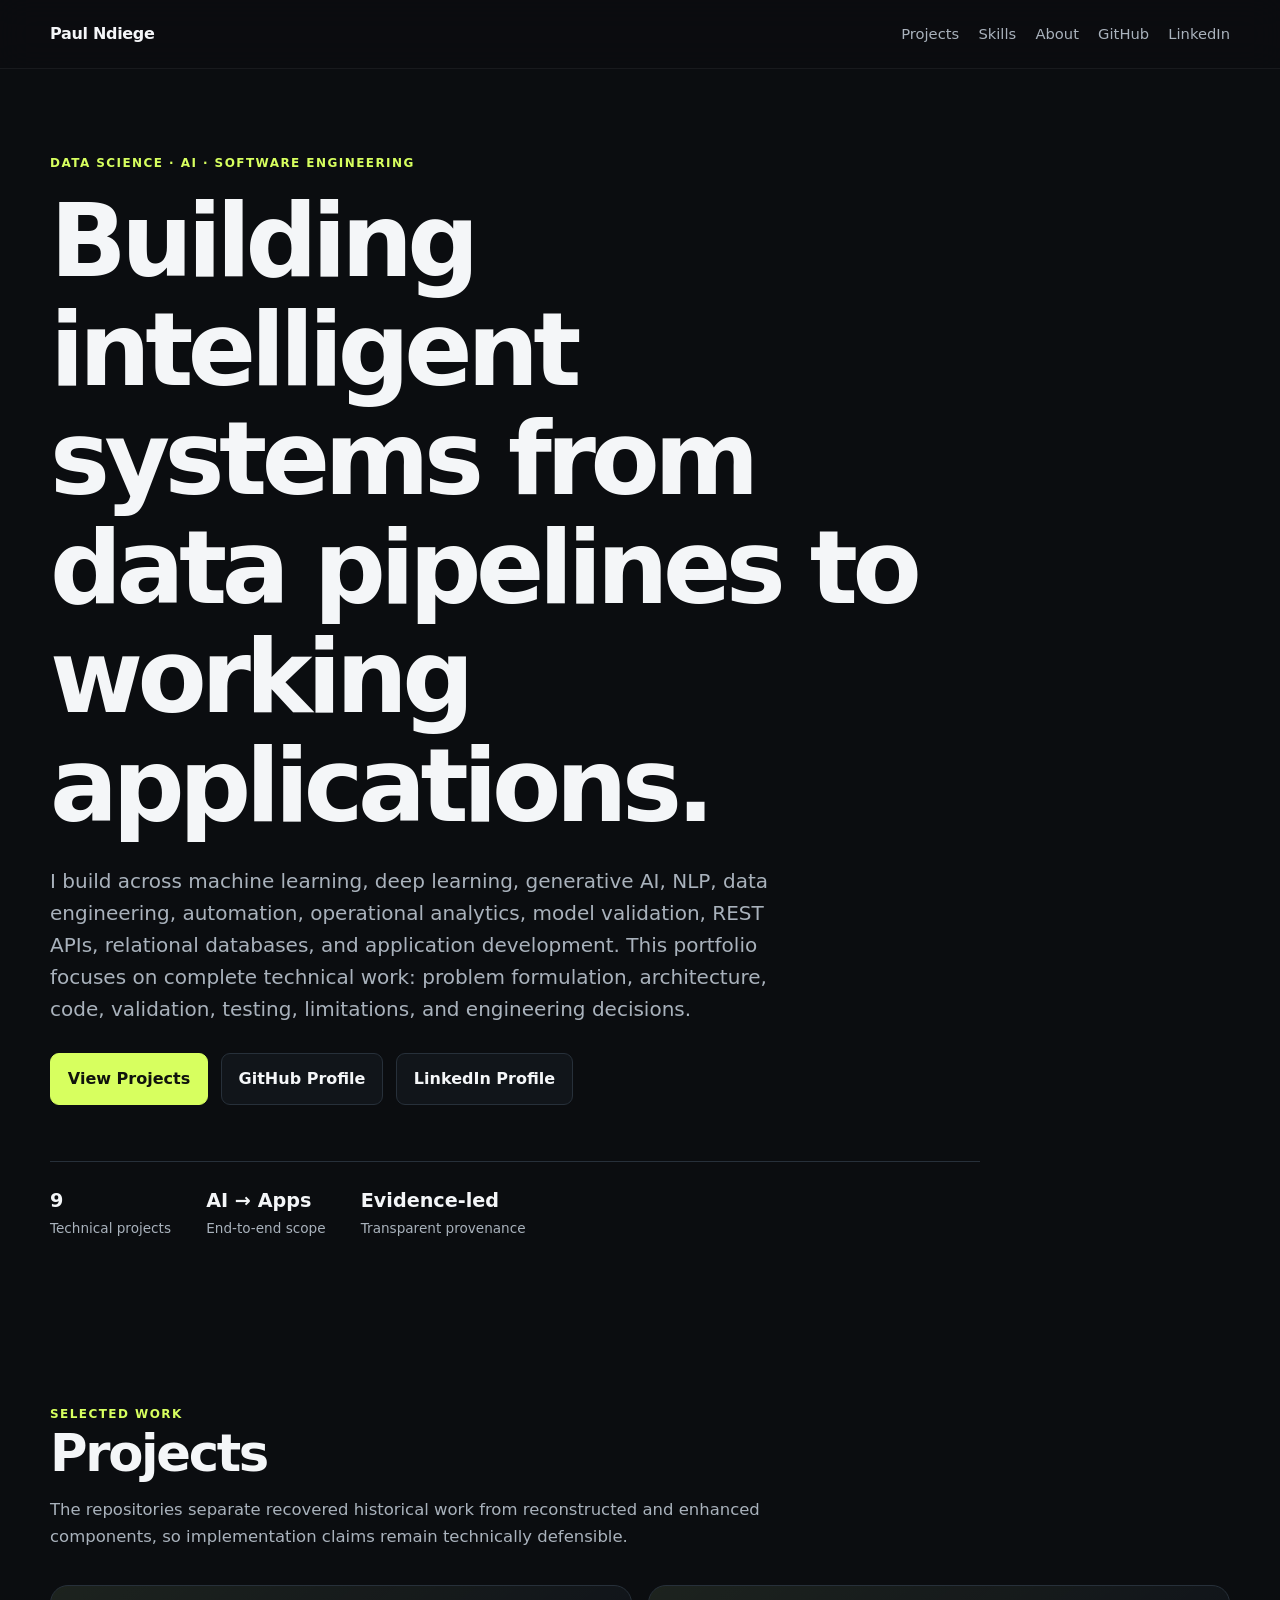
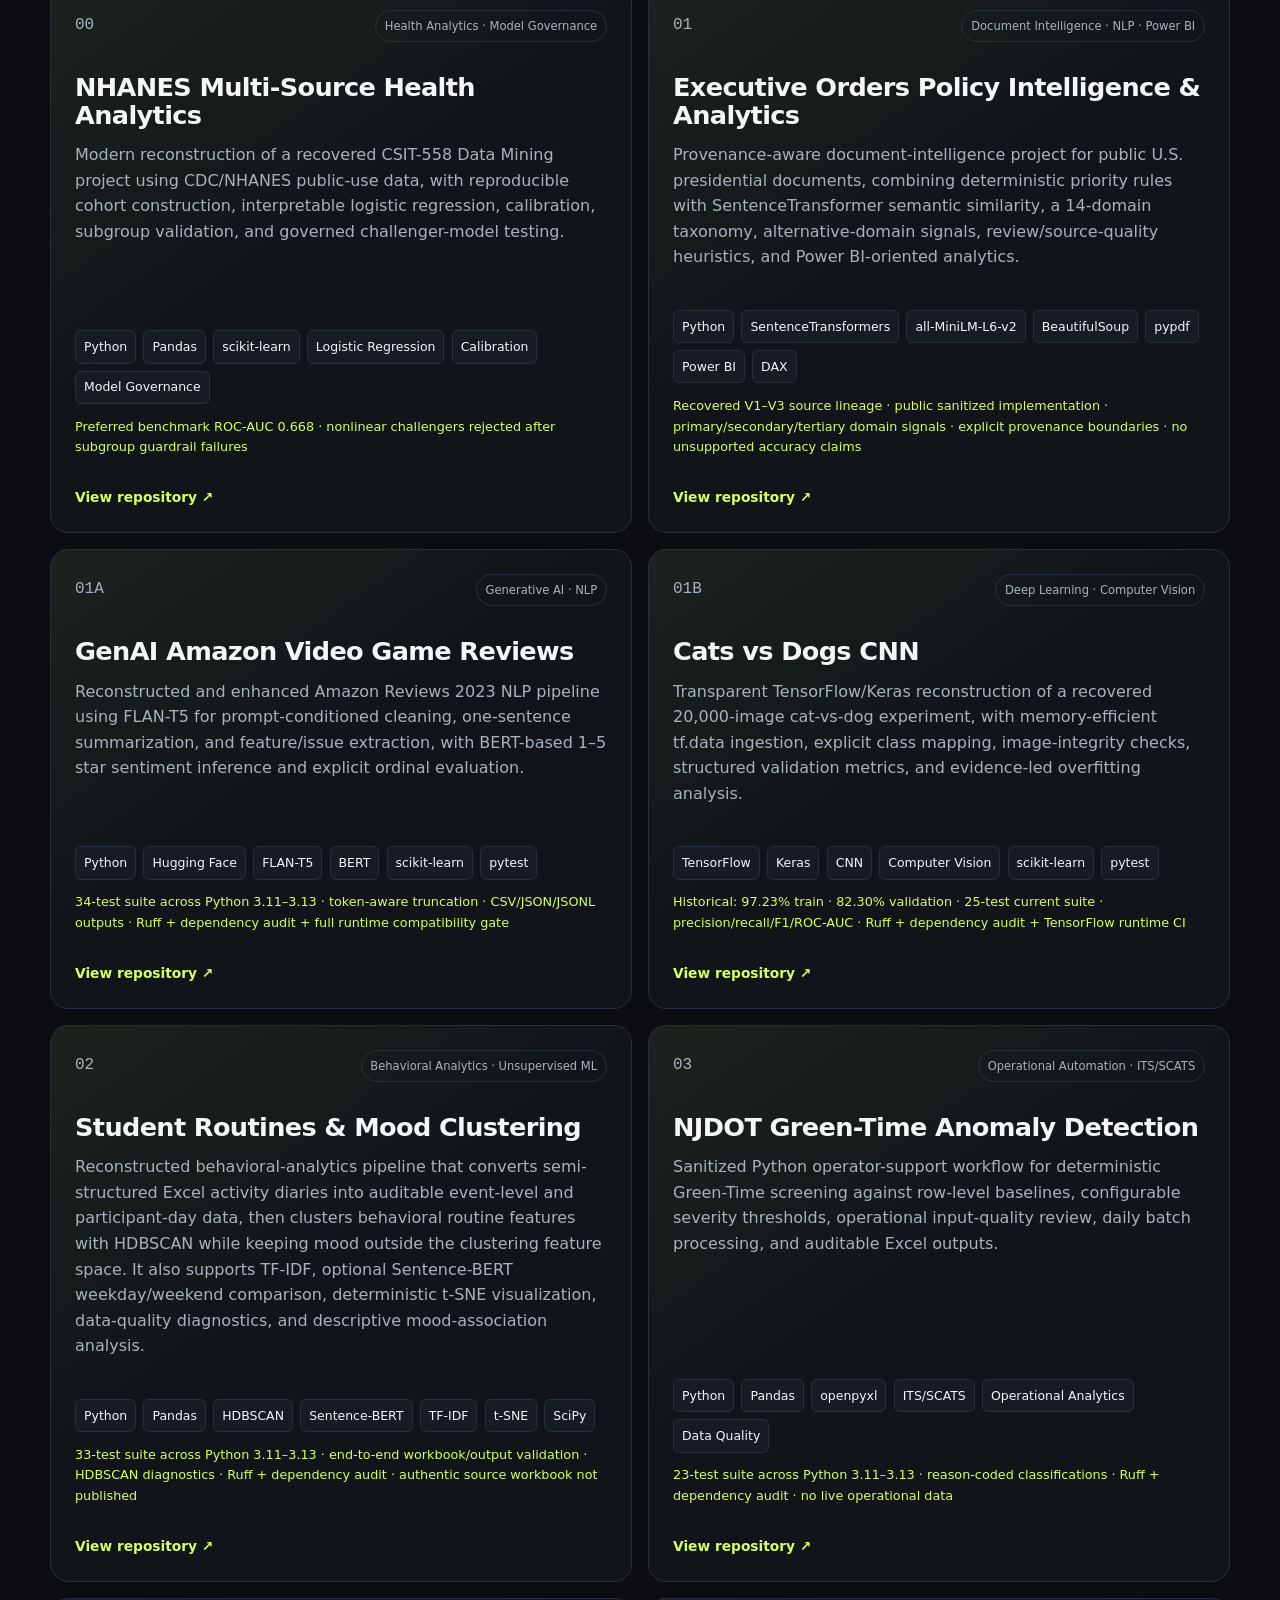
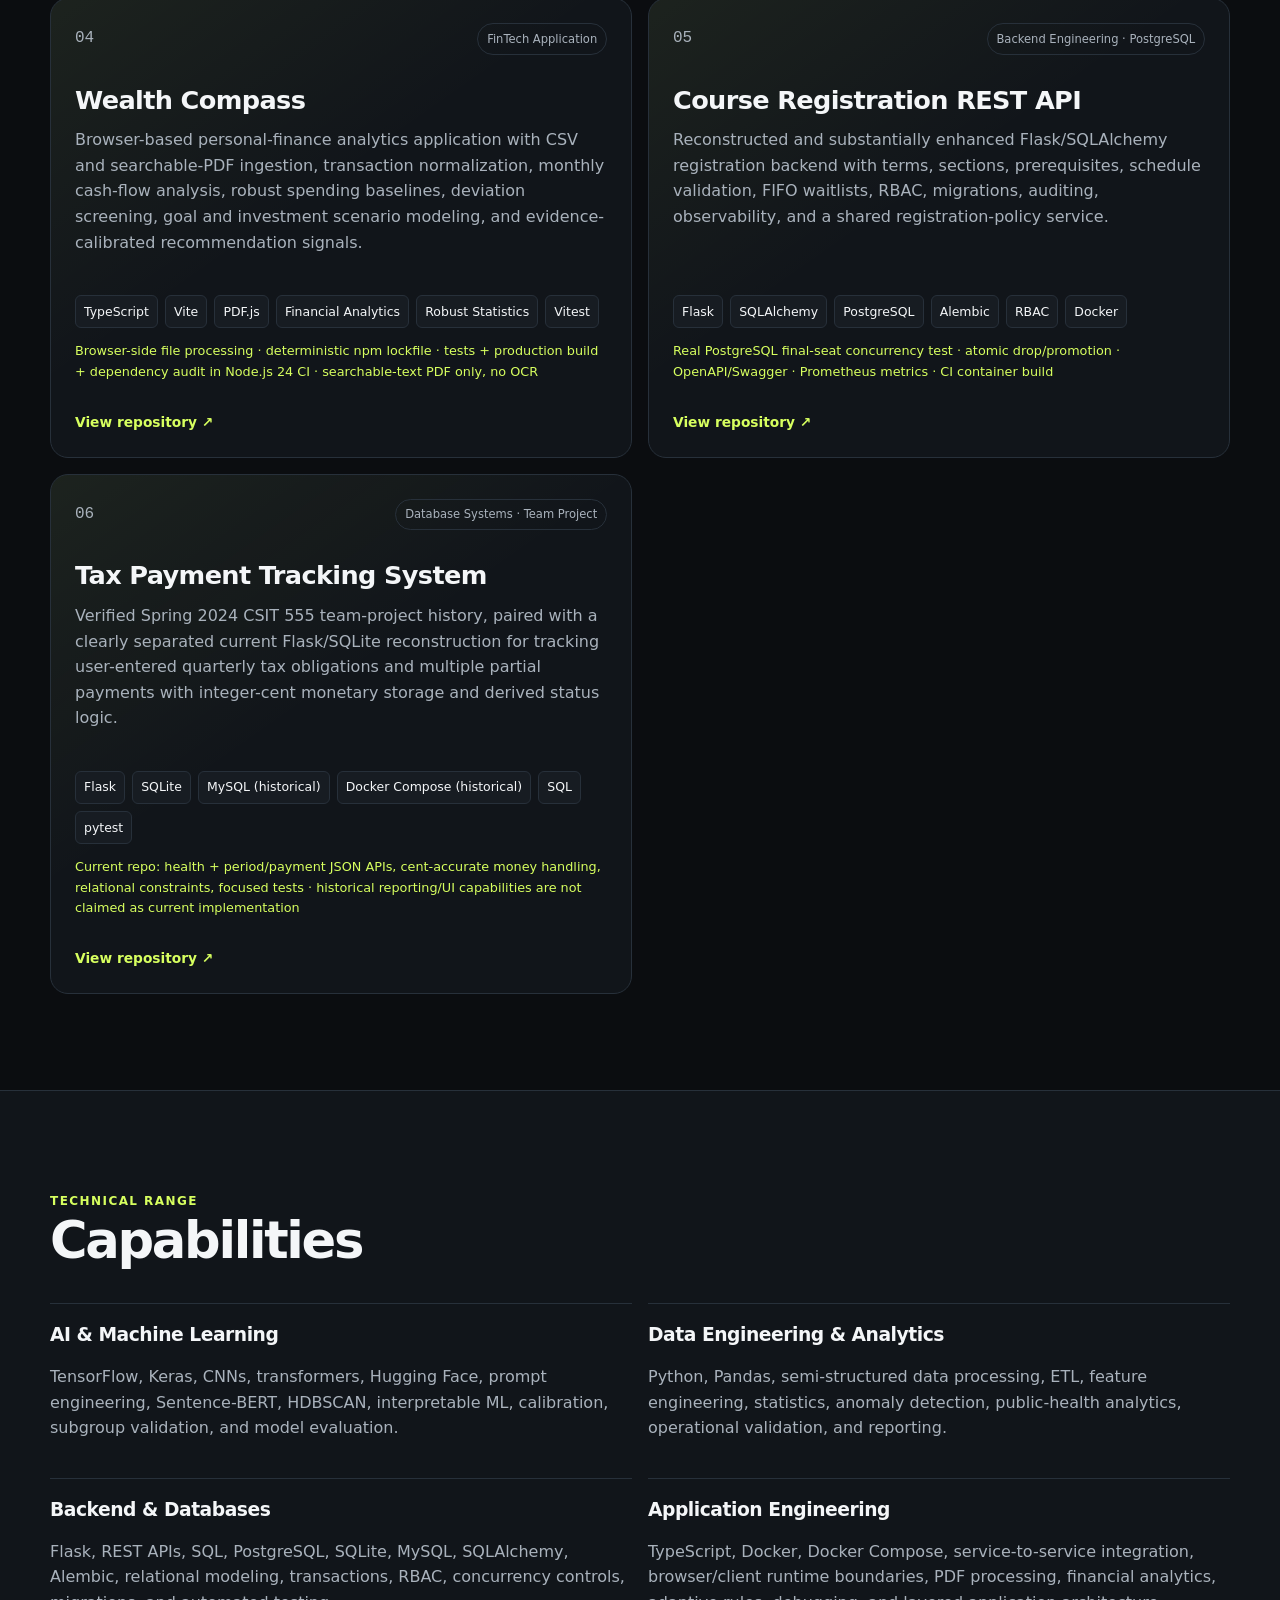
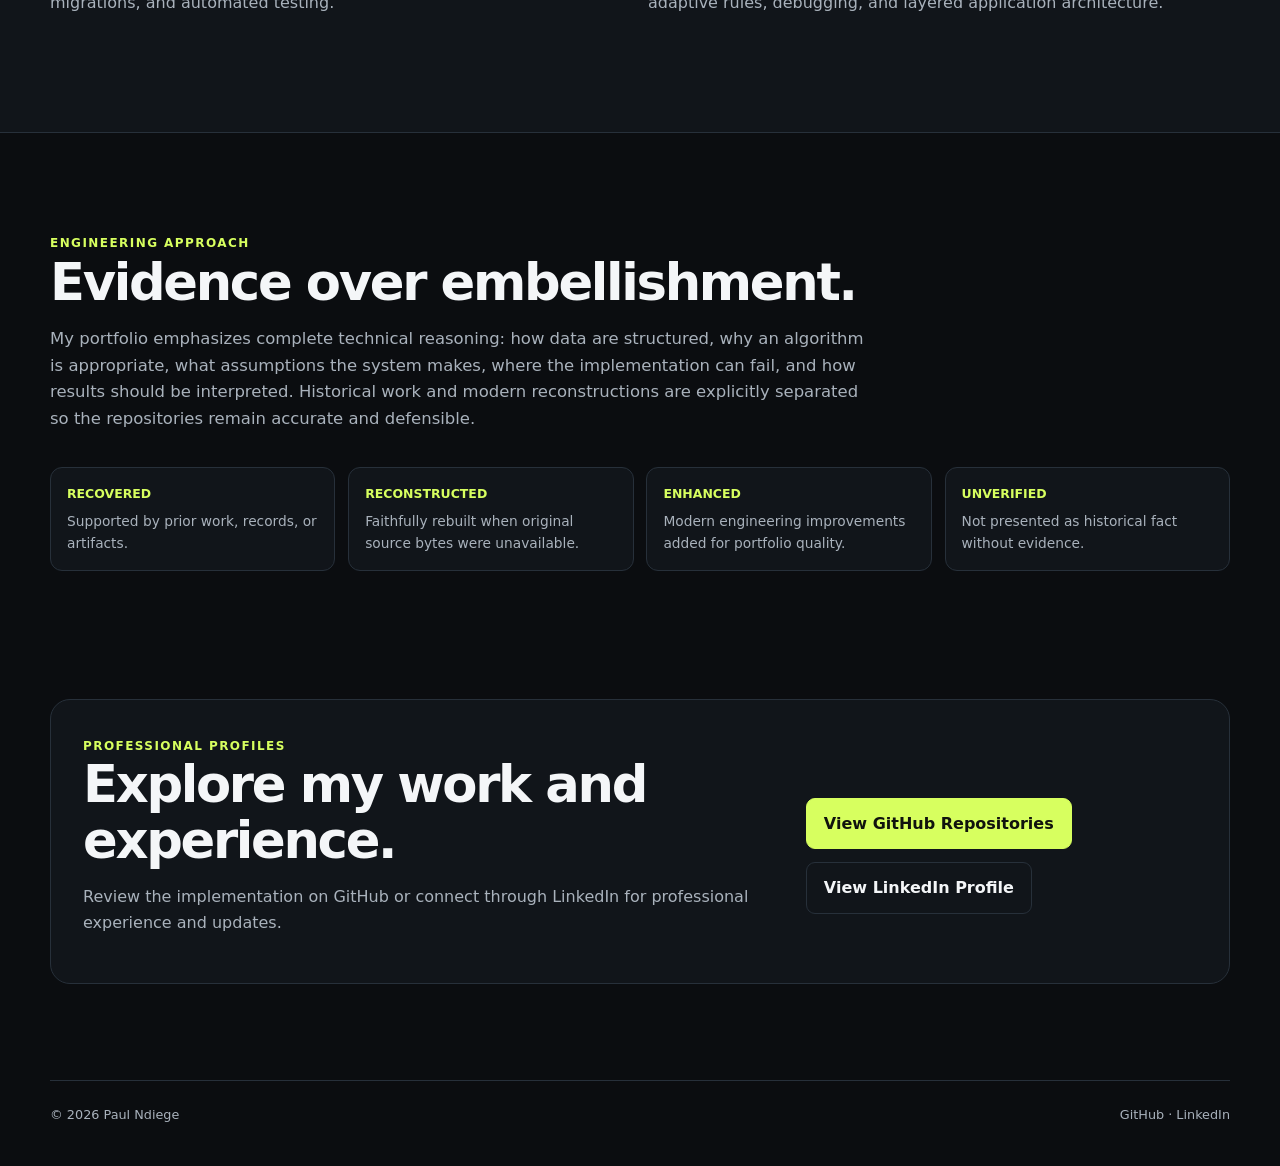
<file: index.html>
<!doctype html>
<html lang="en">
<head>
  <meta charset="utf-8" />
  <meta name="viewport" content="width=device-width, initial-scale=1" />
  <meta name="description" content="Paul Ndiege's technical portfolio spanning machine learning, generative AI, data engineering, automation, backend engineering, model validation, and application development." />
  <meta name="theme-color" content="#0b0d10" />
  <meta property="og:title" content="Paul Ndiege — Technical Portfolio" />
  <meta property="og:description" content="AI, machine learning, data engineering, automation, backend engineering, model validation, and application development projects." />
  <meta property="og:type" content="website" />
  <meta property="og:url" content="https://perpsakach.github.io/" />
  <link rel="canonical" href="https://perpsakach.github.io/" />
  <title>Paul Ndiege — Technical Portfolio</title>
  <link rel="stylesheet" href="styles.css" />
</head>
<body>
  <header class="nav-shell">
    <nav class="nav container" aria-label="Primary navigation">
      <a class="brand" href="#top">Paul Ndiege</a>
      <div class="nav-links">
        <a href="#projects">Projects</a>
        <a href="#skills">Skills</a>
        <a href="#about">About</a>
        <a href="https://github.com/PerpsAkach" target="_blank" rel="noreferrer">GitHub</a>
        <a href="https://www.linkedin.com/in/paul-akach-ndiege-3611a4148/" target="_blank" rel="noreferrer">LinkedIn</a>
      </div>
    </nav>
  </header>

  <main id="top">
    <section class="hero container">
      <div class="hero-copy">
        <span class="eyebrow">DATA SCIENCE · AI · SOFTWARE ENGINEERING</span>
        <h1>Building intelligent systems from data pipelines to working applications.</h1>
        <p class="hero-text">
          I build across machine learning, deep learning, generative AI, NLP, data engineering,
          automation, operational analytics, model validation, REST APIs, relational databases, and application development.
          This portfolio focuses on complete technical work: problem formulation, architecture, code,
          validation, testing, limitations, and engineering decisions.
        </p>
        <div class="hero-actions">
          <a class="button primary" href="#projects">View Projects</a>
          <a class="button secondary" href="https://github.com/PerpsAkach" target="_blank" rel="noreferrer">GitHub Profile</a>
          <a class="button secondary" href="https://www.linkedin.com/in/paul-akach-ndiege-3611a4148/" target="_blank" rel="noreferrer">LinkedIn Profile</a>
        </div>
        <div class="hero-metrics" aria-label="Portfolio summary">
          <div><strong>9</strong><span>Technical projects</span></div>
          <div><strong>AI → Apps</strong><span>End-to-end scope</span></div>
          <div><strong>Evidence-led</strong><span>Transparent provenance</span></div>
        </div>
      </div>
    </section>

    <section id="projects" class="section container">
      <div class="section-heading">
        <span class="eyebrow">SELECTED WORK</span>
        <h2>Projects</h2>
        <p>
          The repositories separate recovered historical work from reconstructed and enhanced components,
          so implementation claims remain technically defensible.
        </p>
      </div>

      <div class="project-grid">
        <article class="project-card featured">
          <div class="project-topline"><span class="project-number">00</span><span class="tag">Health Analytics · Model Governance</span></div>
          <h3>NHANES Multi-Source Health Analytics</h3>
          <p>Modern reconstruction of a recovered CSIT-558 Data Mining project using CDC/NHANES public-use data, with reproducible cohort construction, interpretable logistic regression, calibration, subgroup validation, and governed challenger-model testing.</p>
          <ul class="tech-list"><li>Python</li><li>Pandas</li><li>scikit-learn</li><li>Logistic Regression</li><li>Calibration</li><li>Model Governance</li></ul>
          <div class="result-note">Preferred benchmark ROC-AUC 0.668 · nonlinear challengers rejected after subgroup guardrail failures</div>
          <div class="card-links"><a class="repo-link" href="https://github.com/PerpsAkach/nhanes-health-analytics" target="_blank" rel="noreferrer">View repository ↗</a></div>
        </article>

        <article class="project-card featured">
          <div class="project-topline"><span class="project-number">01</span><span class="tag">Document Intelligence · NLP · Power BI</span></div>
          <h3>Executive Orders Policy Intelligence & Analytics</h3>
          <p>Provenance-aware document-intelligence project for public U.S. presidential documents, combining deterministic priority rules with SentenceTransformer semantic similarity, a 14-domain taxonomy, alternative-domain signals, review/source-quality heuristics, and Power BI-oriented analytics.</p>
          <ul class="tech-list"><li>Python</li><li>SentenceTransformers</li><li>all-MiniLM-L6-v2</li><li>BeautifulSoup</li><li>pypdf</li><li>Power BI</li><li>DAX</li></ul>
          <div class="result-note">Recovered V1–V3 source lineage · public sanitized implementation · primary/secondary/tertiary domain signals · explicit provenance boundaries · no unsupported accuracy claims</div>
          <div class="card-links"><a class="repo-link" href="https://github.com/PerpsAkach/executive-orders-policy-intelligence" target="_blank" rel="noreferrer">View repository ↗</a></div>
        </article>

        <article class="project-card featured">
          <div class="project-topline"><span class="project-number">01A</span><span class="tag">Generative AI · NLP</span></div>
          <h3>GenAI Amazon Video Game Reviews</h3>
          <p>Reconstructed and enhanced Amazon Reviews 2023 NLP pipeline using FLAN-T5 for prompt-conditioned cleaning, one-sentence summarization, and feature/issue extraction, with BERT-based 1–5 star sentiment inference and explicit ordinal evaluation.</p>
          <ul class="tech-list"><li>Python</li><li>Hugging Face</li><li>FLAN-T5</li><li>BERT</li><li>scikit-learn</li><li>pytest</li></ul>
          <div class="result-note">34-test suite across Python 3.11–3.13 · token-aware truncation · CSV/JSON/JSONL outputs · Ruff + dependency audit + full runtime compatibility gate</div>
          <div class="card-links"><a class="repo-link" href="https://github.com/PerpsAkach/genai-amazon-reviews" target="_blank" rel="noreferrer">View repository ↗</a></div>
        </article>

        <article class="project-card featured">
          <div class="project-topline"><span class="project-number">01B</span><span class="tag">Deep Learning · Computer Vision</span></div>
          <h3>Cats vs Dogs CNN</h3>
          <p>Transparent TensorFlow/Keras reconstruction of a recovered 20,000-image cat-vs-dog experiment, with memory-efficient tf.data ingestion, explicit class mapping, image-integrity checks, structured validation metrics, and evidence-led overfitting analysis.</p>
          <ul class="tech-list"><li>TensorFlow</li><li>Keras</li><li>CNN</li><li>Computer Vision</li><li>scikit-learn</li><li>pytest</li></ul>
          <div class="result-note">Historical: 97.23% train · 82.30% validation · 25-test current suite · precision/recall/F1/ROC-AUC · Ruff + dependency audit + TensorFlow runtime CI</div>
          <div class="card-links"><a class="repo-link" href="https://github.com/PerpsAkach/cats-vs-dogs-cnn" target="_blank" rel="noreferrer">View repository ↗</a></div>
        </article>

        <article class="project-card featured">
          <div class="project-topline"><span class="project-number">02</span><span class="tag">Behavioral Analytics · Unsupervised ML</span></div>
          <h3>Student Routines & Mood Clustering</h3>
          <p>Reconstructed behavioral-analytics pipeline that converts semi-structured Excel activity diaries into auditable event-level and participant-day data, then clusters behavioral routine features with HDBSCAN while keeping mood outside the clustering feature space. It also supports TF-IDF, optional Sentence-BERT weekday/weekend comparison, deterministic t-SNE visualization, data-quality diagnostics, and descriptive mood-association analysis.</p>
          <ul class="tech-list"><li>Python</li><li>Pandas</li><li>HDBSCAN</li><li>Sentence-BERT</li><li>TF-IDF</li><li>t-SNE</li><li>SciPy</li></ul>
          <div class="result-note">33-test suite across Python 3.11–3.13 · end-to-end workbook/output validation · HDBSCAN diagnostics · Ruff + dependency audit · authentic source workbook not published</div>
          <div class="card-links"><a class="repo-link" href="https://github.com/PerpsAkach/student-routines-mood-clustering" target="_blank" rel="noreferrer">View repository ↗</a></div>
        </article>

        <article class="project-card featured">
          <div class="project-topline"><span class="project-number">03</span><span class="tag">Operational Automation · ITS/SCATS</span></div>
          <h3>NJDOT Green-Time Anomaly Detection</h3>
          <p>Sanitized Python operator-support workflow for deterministic Green-Time screening against row-level baselines, configurable severity thresholds, operational input-quality review, daily batch processing, and auditable Excel outputs.</p>
          <ul class="tech-list"><li>Python</li><li>Pandas</li><li>openpyxl</li><li>ITS/SCATS</li><li>Operational Analytics</li><li>Data Quality</li></ul>
          <div class="result-note">23-test suite across Python 3.11–3.13 · reason-coded classifications · Ruff + dependency audit · no live operational data</div>
          <div class="card-links"><a class="repo-link" href="https://github.com/PerpsAkach/njdot-green-time-anomaly-detection" target="_blank" rel="noreferrer">View repository ↗</a></div>
        </article>

        <article class="project-card featured">
          <div class="project-topline"><span class="project-number">04</span><span class="tag">FinTech Application</span></div>
          <h3>Wealth Compass</h3>
          <p>Browser-based personal-finance analytics application with CSV and searchable-PDF ingestion, transaction normalization, monthly cash-flow analysis, robust spending baselines, deviation screening, goal and investment scenario modeling, and evidence-calibrated recommendation signals.</p>
          <ul class="tech-list"><li>TypeScript</li><li>Vite</li><li>PDF.js</li><li>Financial Analytics</li><li>Robust Statistics</li><li>Vitest</li></ul>
          <div class="result-note">Browser-side file processing · deterministic npm lockfile · tests + production build + dependency audit in Node.js 24 CI · searchable-text PDF only, no OCR</div>
          <div class="card-links"><a class="repo-link" href="https://github.com/PerpsAkach/wealth-compass" target="_blank" rel="noreferrer">View repository ↗</a></div>
        </article>

        <article class="project-card featured">
          <div class="project-topline"><span class="project-number">05</span><span class="tag">Backend Engineering · PostgreSQL</span></div>
          <h3>Course Registration REST API</h3>
          <p>Reconstructed and substantially enhanced Flask/SQLAlchemy registration backend with terms, sections, prerequisites, schedule validation, FIFO waitlists, RBAC, migrations, auditing, observability, and a shared registration-policy service.</p>
          <ul class="tech-list"><li>Flask</li><li>SQLAlchemy</li><li>PostgreSQL</li><li>Alembic</li><li>RBAC</li><li>Docker</li></ul>
          <div class="result-note">Real PostgreSQL final-seat concurrency test · atomic drop/promotion · OpenAPI/Swagger · Prometheus metrics · CI container build</div>
          <div class="card-links"><a class="repo-link" href="https://github.com/PerpsAkach/course-registration-api" target="_blank" rel="noreferrer">View repository ↗</a></div>
        </article>

        <article class="project-card featured">
          <div class="project-topline"><span class="project-number">06</span><span class="tag">Database Systems · Team Project</span></div>
          <h3>Tax Payment Tracking System</h3>
          <p>Verified Spring 2024 CSIT 555 team-project history, paired with a clearly separated current Flask/SQLite reconstruction for tracking user-entered quarterly tax obligations and multiple partial payments with integer-cent monetary storage and derived status logic.</p>
          <ul class="tech-list"><li>Flask</li><li>SQLite</li><li>MySQL (historical)</li><li>Docker Compose (historical)</li><li>SQL</li><li>pytest</li></ul>
          <div class="result-note">Current repo: health + period/payment JSON APIs, cent-accurate money handling, relational constraints, focused tests · historical reporting/UI capabilities are not claimed as current implementation</div>
          <div class="card-links"><a class="repo-link" href="https://github.com/PerpsAkach/tax-payment-tracker" target="_blank" rel="noreferrer">View repository ↗</a></div>
        </article>
      </div>
    </section>

    <section id="skills" class="section skills-section">
      <div class="container">
        <div class="section-heading"><span class="eyebrow">TECHNICAL RANGE</span><h2>Capabilities</h2></div>
        <div class="skills-grid">
          <div class="skill-group"><h3>AI & Machine Learning</h3><p>TensorFlow, Keras, CNNs, transformers, Hugging Face, prompt engineering, Sentence-BERT, HDBSCAN, interpretable ML, calibration, subgroup validation, and model evaluation.</p></div>
          <div class="skill-group"><h3>Data Engineering & Analytics</h3><p>Python, Pandas, semi-structured data processing, ETL, feature engineering, statistics, anomaly detection, public-health analytics, operational validation, and reporting.</p></div>
          <div class="skill-group"><h3>Backend & Databases</h3><p>Flask, REST APIs, SQL, PostgreSQL, SQLite, MySQL, SQLAlchemy, Alembic, relational modeling, transactions, RBAC, concurrency controls, migrations, and automated testing.</p></div>
          <div class="skill-group"><h3>Application Engineering</h3><p>TypeScript, Docker, Docker Compose, service-to-service integration, browser/client runtime boundaries, PDF processing, financial analytics, adaptive rules, debugging, and layered application architecture.</p></div>
        </div>
      </div>
    </section>

    <section id="about" class="section container">
      <div class="section-heading narrow">
        <span class="eyebrow">ENGINEERING APPROACH</span>
        <h2>Evidence over embellishment.</h2>
        <p>My portfolio emphasizes complete technical reasoning: how data are structured, why an algorithm is appropriate, what assumptions the system makes, where the implementation can fail, and how results should be interpreted. Historical work and modern reconstructions are explicitly separated so the repositories remain accurate and defensible.</p>
      </div>
      <div class="provenance-grid">
        <div><strong>RECOVERED</strong><span>Supported by prior work, records, or artifacts.</span></div>
        <div><strong>RECONSTRUCTED</strong><span>Faithfully rebuilt when original source bytes were unavailable.</span></div>
        <div><strong>ENHANCED</strong><span>Modern engineering improvements added for portfolio quality.</span></div>
        <div><strong>UNVERIFIED</strong><span>Not presented as historical fact without evidence.</span></div>
      </div>
    </section>

    <section class="section contact-section">
      <div class="container contact-box">
        <div><span class="eyebrow">PROFESSIONAL PROFILES</span><h2>Explore my work and experience.</h2><p>Review the implementation on GitHub or connect through LinkedIn for professional experience and updates.</p></div>
        <div class="hero-actions">
          <a class="button primary" href="https://github.com/PerpsAkach?tab=repositories" target="_blank" rel="noreferrer">View GitHub Repositories</a>
          <a class="button secondary" href="https://www.linkedin.com/in/paul-akach-ndiege-3611a4148/" target="_blank" rel="noreferrer">View LinkedIn Profile</a>
        </div>
      </div>
    </section>
  </main>

  <footer class="footer container">
    <span>© 2026 Paul Ndiege</span>
    <span>
      <a href="https://github.com/PerpsAkach" target="_blank" rel="noreferrer">GitHub</a>
      ·
      <a href="https://www.linkedin.com/in/paul-akach-ndiege-3611a4148/" target="_blank" rel="noreferrer">LinkedIn</a>
    </span>
  </footer>
</body>
</html>
</file>
<file: styles.css>
:root{--bg:#0b0d10;--surface:#11151a;--surface2:#171c22;--text:#f4f6f8;--muted:#a9b2bc;--line:#27303a;--accent:#d7ff5f;--accent-dark:#b6db4d;--max:1180px}*{box-sizing:border-box}html{scroll-behavior:smooth;background:var(--bg)}body{margin:0;font-family:Inter,ui-sans-serif,system-ui,-apple-system,BlinkMacSystemFont,"Segoe UI",sans-serif;background:radial-gradient(circle at 80% -10%,rgba(215,255,95,.08),transparent 30rem),var(--bg);color:var(--text);line-height:1.6}a{color:inherit}.container{width:min(calc(100% - 2rem),var(--max));margin:0 auto}.nav-shell{position:sticky;top:0;z-index:20;backdrop-filter:blur(16px);background:rgba(11,13,16,.82);border-bottom:1px solid rgba(255,255,255,.06)}.nav{height:68px;display:flex;align-items:center;justify-content:space-between}.brand{font-weight:750;text-decoration:none;letter-spacing:-.02em}.nav-links{display:flex;gap:1.2rem}.nav-links a{text-decoration:none;color:var(--muted);font-size:.92rem}.nav-links a:hover{color:var(--text)}.hero{min-height:76vh;display:grid;align-items:center;padding:5rem 0 4rem}.hero-copy{max-width:930px}.eyebrow{color:var(--accent);font-size:.75rem;font-weight:800;letter-spacing:.12em}h1,h2,h3{line-height:1.08;margin-top:0}h1{font-size:clamp(3rem,8vw,6.3rem);letter-spacing:-.055em;margin:.8rem 0 1.5rem;max-width:1100px}h2{font-size:clamp(2rem,4vw,3.5rem);letter-spacing:-.045em;margin-bottom:.8rem}h3{letter-spacing:-.025em}.hero-text{max-width:760px;font-size:clamp(1rem,2vw,1.25rem);color:var(--muted)}.hero-actions,.card-links{display:flex;gap:.8rem;flex-wrap:wrap;margin-top:1.8rem}.button{display:inline-flex;align-items:center;justify-content:center;min-height:44px;padding:.75rem 1.05rem;border-radius:9px;font-weight:700;text-decoration:none;border:1px solid var(--line)}.button.primary{background:var(--accent);color:#10130d;border-color:var(--accent)}.button.primary:hover{background:var(--accent-dark)}.button.secondary{background:var(--surface)}.hero-metrics{display:flex;gap:2.2rem;margin-top:3.5rem;padding-top:1.5rem;border-top:1px solid var(--line);flex-wrap:wrap}.hero-metrics div{display:grid;gap:.1rem}.hero-metrics strong{font-size:1.2rem}.hero-metrics span{color:var(--muted);font-size:.85rem}.section{padding:6rem 0}.section-heading{max-width:760px;margin-bottom:2.2rem}.section-heading p{color:var(--muted);font-size:1.03rem}.project-grid{display:grid;grid-template-columns:repeat(2,minmax(0,1fr));gap:1rem}.project-card{min-height:340px;border:1px solid var(--line);background:linear-gradient(180deg,rgba(255,255,255,.025),transparent),var(--surface);border-radius:18px;padding:1.5rem;display:flex;flex-direction:column;transition:transform .2s ease,border-color .2s ease}.project-card:hover{transform:translateY(-3px);border-color:#3c4854}.project-card.featured{background:linear-gradient(145deg,rgba(215,255,95,.06),transparent 45%),var(--surface)}.project-topline{display:flex;justify-content:space-between;align-items:center;margin-bottom:2rem}.project-number{color:var(--muted);font-family:ui-monospace,SFMono-Regular,Menlo,Consolas,monospace}.tag{font-size:.72rem;border:1px solid var(--line);border-radius:999px;padding:.35rem .55rem;color:var(--muted)}.project-card h3{font-size:1.6rem;margin-bottom:.8rem}.project-card p{color:var(--muted);margin-top:0}.tech-list{display:flex;flex-wrap:wrap;gap:.45rem;list-style:none;margin:auto 0 0;padding:1.5rem 0 0}.tech-list li{font-size:.78rem;border:1px solid var(--line);background:var(--surface2);padding:.35rem .5rem;border-radius:6px}.result-note{color:var(--accent);font-size:.8rem;margin-top:.8rem}.repo-link{color:var(--accent);font-weight:700;font-size:.86rem;text-decoration:none}.repo-link:hover{text-decoration:underline}.skills-section{background:var(--surface);border-top:1px solid var(--line);border-bottom:1px solid var(--line)}.skills-grid{display:grid;grid-template-columns:repeat(2,minmax(0,1fr));gap:1rem}.skill-group{border-top:1px solid var(--line);padding:1.3rem 0}.skill-group p{color:var(--muted);margin-bottom:0}.section-heading.narrow{max-width:820px}.provenance-grid{display:grid;grid-template-columns:repeat(4,minmax(0,1fr));gap:.8rem}.provenance-grid div{border:1px solid var(--line);border-radius:12px;padding:1rem;background:var(--surface);display:grid;gap:.35rem}.provenance-grid strong{color:var(--accent);font-size:.78rem}.provenance-grid span{color:var(--muted);font-size:.86rem}.contact-section{padding-top:2rem}.contact-box{border:1px solid var(--line);border-radius:20px;padding:2rem;background:var(--surface);display:flex;justify-content:space-between;align-items:center;gap:2rem}.contact-box p{color:var(--muted)}.footer{border-top:1px solid var(--line);padding:1.5rem 0 2.5rem;display:flex;justify-content:space-between;color:var(--muted);font-size:.8rem}.footer a{text-decoration:none}.footer a:hover{color:var(--text)}@media(max-width:800px){.nav-links{display:none}.hero{min-height:auto}.project-grid,.skills-grid,.provenance-grid{grid-template-columns:1fr}.contact-box{align-items:flex-start;flex-direction:column}.footer{gap:.4rem;flex-direction:column}}@media(prefers-reduced-motion:reduce){html{scroll-behavior:auto}.project-card{transition:none}}
</file>
